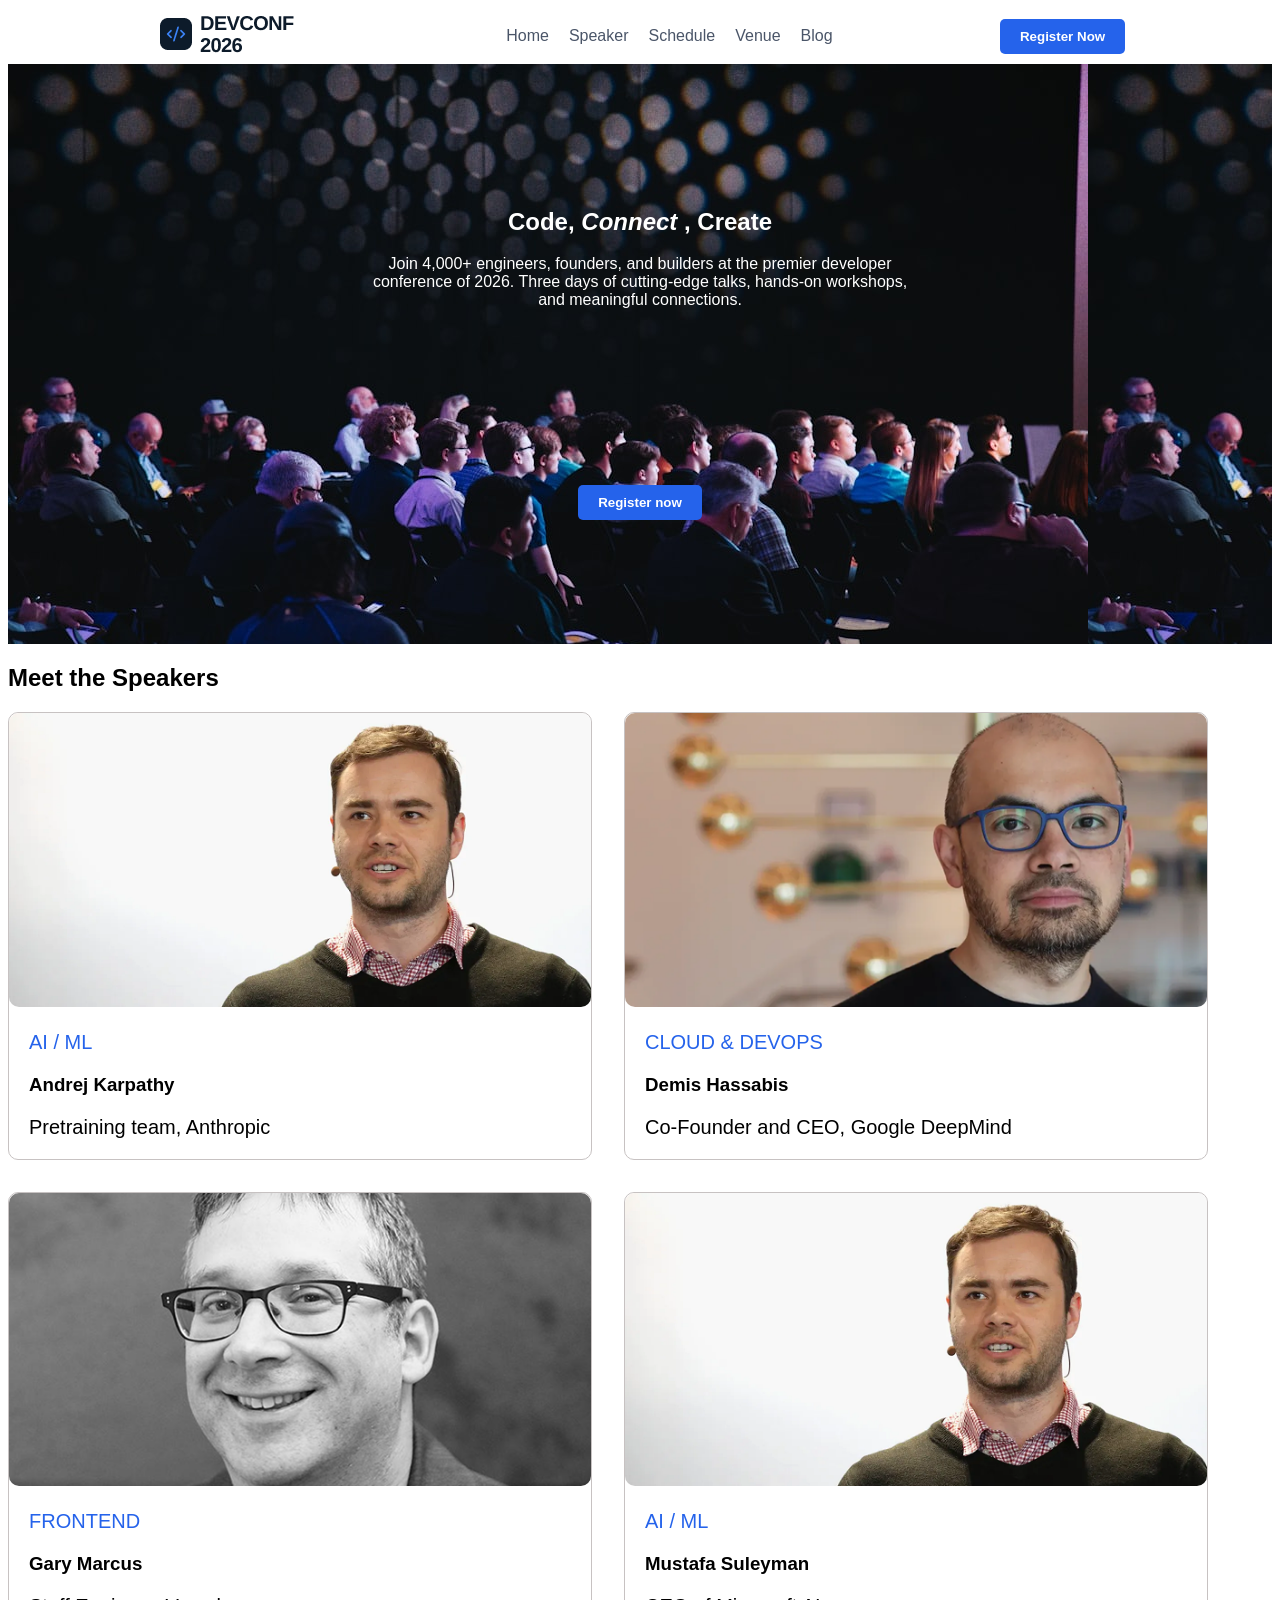
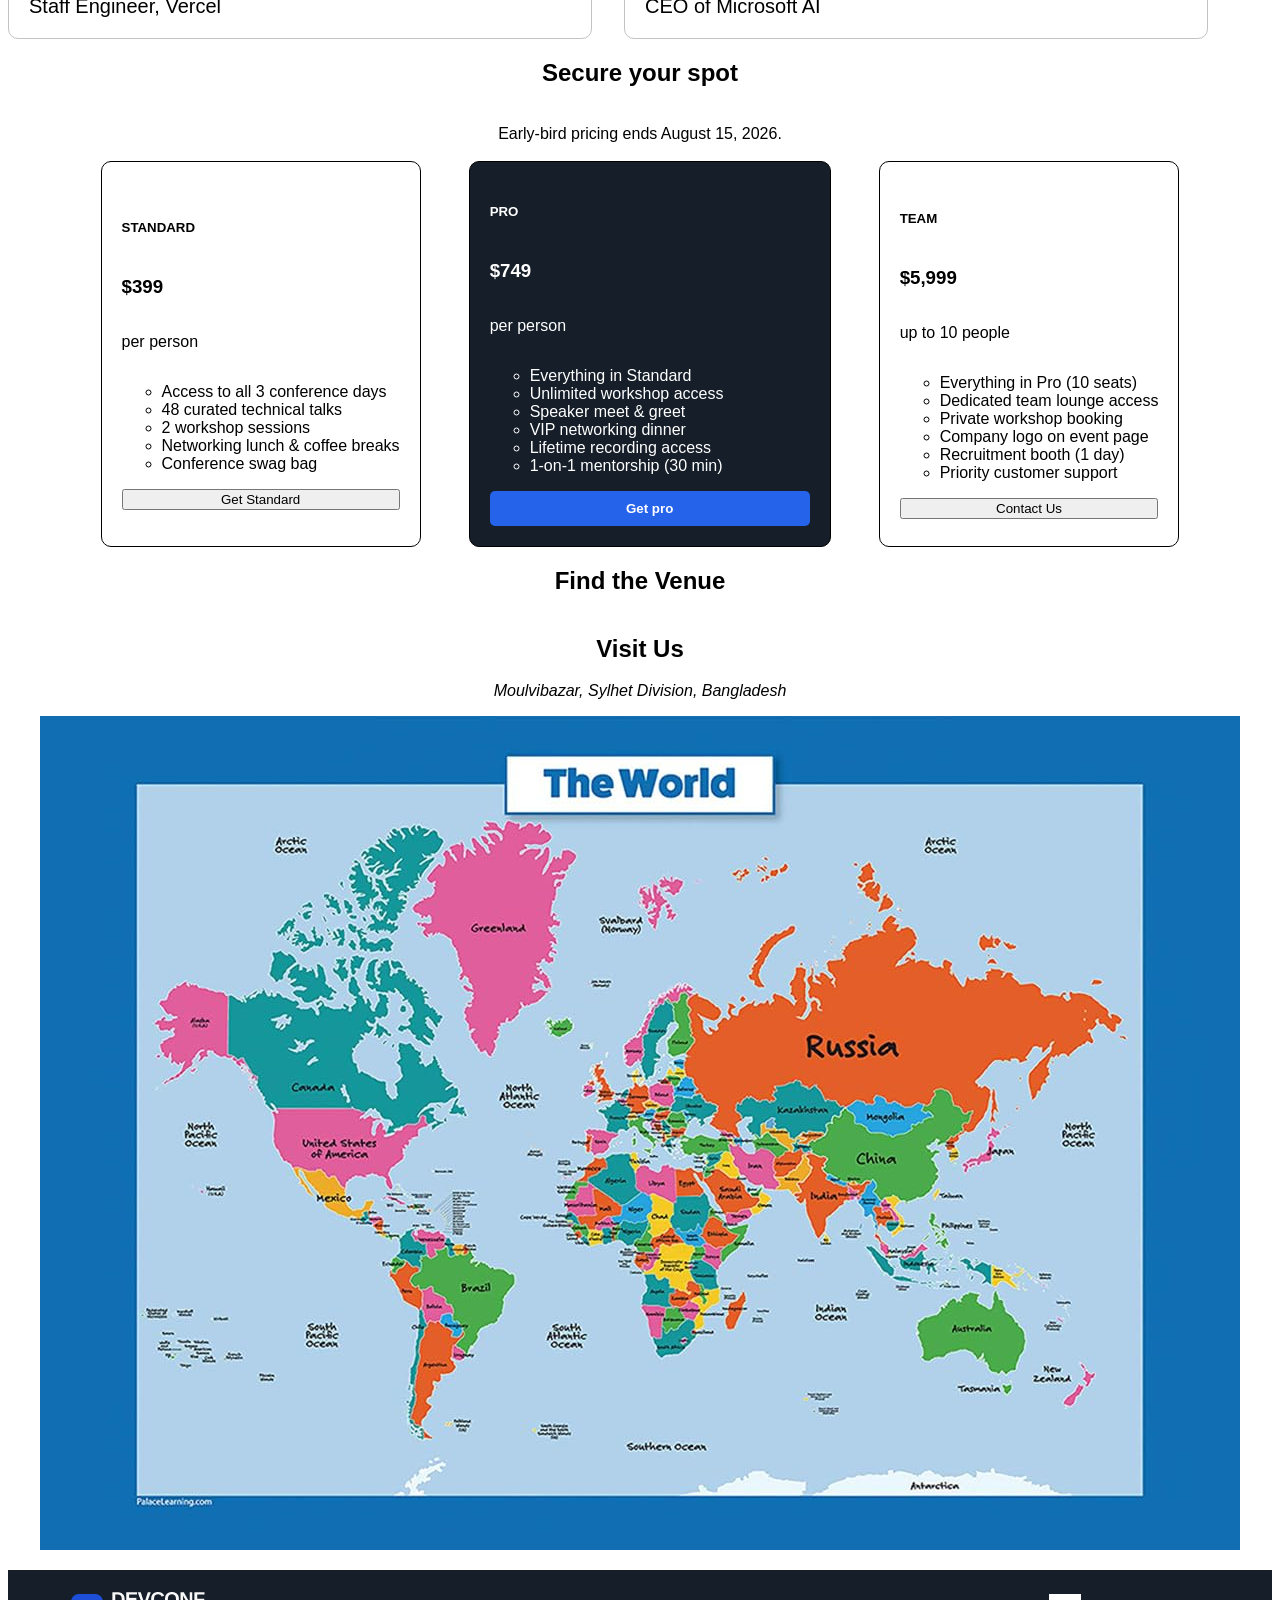
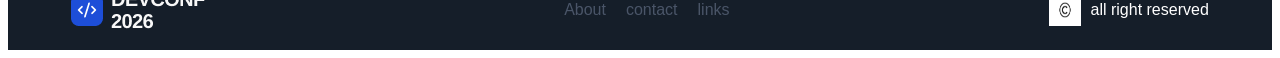
<file: index.html>
<!DOCTYPE html>
<html lang="en">

<head>
    <meta charset="UTF-8">
    <meta name="viewport" content="width=device-width, initial-scale=1.0">
    <title>Assignment 1</title>
    <link rel="stylesheet" href="style.css">

</head>

<body>
    <nav class="nav">
        <div class="logo">
            <img src="assets/logo.png" alt="logo">
        </div>

        <ul class="navitems">
            <li><a href="index.html">Home</a></li>
            <li><a href="speaker.html">Speaker</a></li>
            <li><a href="schedule.html">Schedule</a></li>
            <li><a href="venue.html">Venue</a></li>
            <li><a href="blog.html">Blog</a></li>
        </ul>

        <button class="btn">Register Now</button>
    </nav>
    <main>
        <section class="herosection">
            <div class="herocontent">
                <h1>Code,
                    <span>Connect</span>
                    , Create
                </h1>
                <p>Join 4,000+ engineers, founders, and builders at the premier developer<br>
                    conference of 2026. Three days of cutting-edge talks, hands-on workshops,<br>
                    and meaningful connections.</p>
                <button class="btn" id="button">Register now</button>
            </div>
        </section>

        <section class="speaker">
            <h2>Meet the Speakers</h2>
            <div class="speakercard">
                <div class="speakergrid">
                    <img src="assets/andrej.png" alt="">
                    <article class="speakerinfo">
                        <p class="designation">AI / ML</p>
                        <h3>Andrej Karpathy</h3>
                        <p>Pretraining team, Anthropic</p>
                    </article>
                </div>

                <div class="speakergrid">
                    <img src="assets/demis.png" alt="">
                    <article class="speakerinfo">
                        <p class="designation">CLOUD & DEVOPS</p>
                        <h3>Demis Hassabis</h3>
                        <p>Co-Founder and CEO, Google DeepMind</p>
                    </article>
                </div>

                <div class="speakergrid">
                    <img src="assets/gary.png" alt="">
                    <article class="speakerinfo">
                        <p class="designation">FRONTEND</p>
                        <h3>Gary Marcus</h3>
                        <p>Staff Engineer, Vercel</p>
                    </article>
                </div>

                <div class="speakergrid">
                    <img src="assets/andrej.png" alt="">
                    <article class="speakerinfo">
                        <p class="designation">AI / ML</p>
                        <h3>Mustafa Suleyman</h3>
                        <p>CEO of Microsoft AI</p>
                    </article>
                </div>

            </div>

        </section>

        <section class="schedule">
            <h2>Secure your spot</h2>
            <p>Early-bird pricing ends August 15, 2026.</p>

            <div class="pricingcontainer">
                <div class="card">
                    <h5>STANDARD</h5>
                    <h3>$399</h3>
                    <p>per person</p>
                    <ul>
                        <li>Access to all 3 conference days</li>
                        <li>48 curated technical talks</li>
                        <li>2 workshop sessions</li>
                        <li>Networking lunch & coffee breaks</li>
                        <li>Conference swag bag</li>
                    </ul>

                    <button class="btn-outline">Get Standard</button>
                </div>

                <div id="mainbox" class="card">
                    <h5>PRO</h5>
                    <h3>$749</h3>
                    <p>per person</p>
                    <ul>
                        <li>Everything in Standard</li>
                        <li>Unlimited workshop access</li>
                        <li>Speaker meet & greet</li>
                        <li>VIP networking dinner</li>
                        <li>Lifetime recording access</li>
                        <li>1-on-1 mentorship (30 min)</li>
                    </ul>

                    <button class="btn">Get pro</button>

                </div>

                <div class="card">
                    <h5>TEAM</h5>
                    <h3>$5,999</h3>
                    <p>up to 10 people</p>
                    <ul>
                        <li>Everything in Pro (10 seats)</li>
                        <li>Dedicated team lounge access</li>
                        <li>Private workshop booking</li>
                        <li>Company logo on event page</li>
                        <li>Recruitment booth (1 day)</li>
                        <li>Priority customer support</li>
                    </ul>

                    <button class="btn-outline">Contact Us</button>
                </div>

            </div>

        </section>

        <section class="location">
            <h1>Find the Venue</h1>
            <h2>Visit Us</h2>
            <address>
                Moulvibazar, Sylhet Division, Bangladesh
            </address>
            <figure>
                <img src="assets/map.jpg" alt="Map showing our location in Moulvibazar">
            </figure>
        </section>
    </main>

    <footer class="footer">
        <div class="footer-container">
            <img src="assets/footer-logo.png" alt="Logo">

            <ul class="navitems">
                <li><a href="blog.html">About</a></li>
                <li><a href="schedule.html">contact</a></li>
                <li><a href="tracks.html">links</a></li>
            </ul>

            <div class="copyright">
                <img class="img" src="assets/images.jpg" alt="" srcset="copyright icon">
                <p>all right reserved</p>
            </div>

        </div>
    </footer>

</body>

</html>
</file>
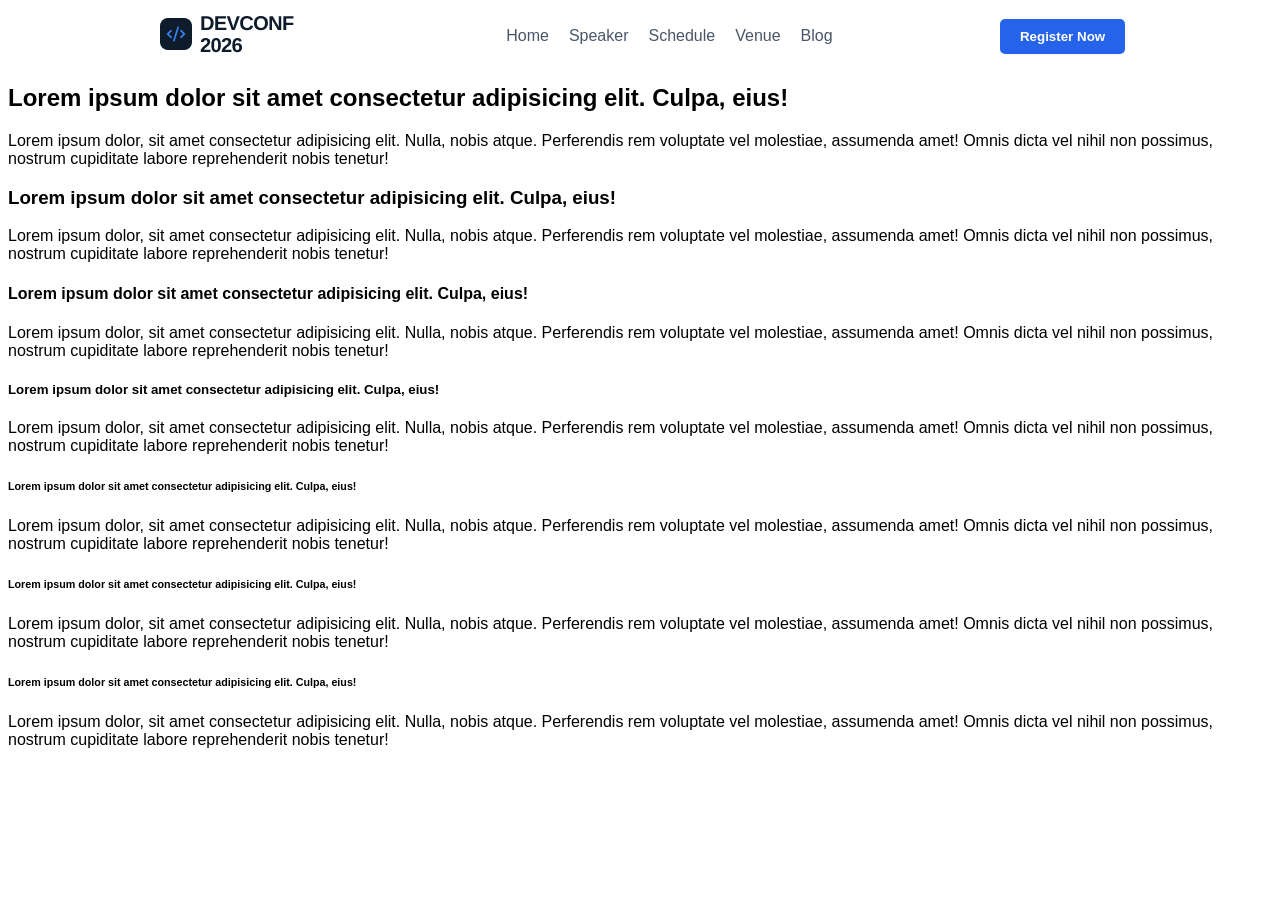
<file: blog.html>
<!DOCTYPE html>
<html lang="en">

<head>
    <meta charset="UTF-8">
    <meta name="viewport" content="width=device-width, initial-scale=1.0">
    <title>Blog</title>
    <link rel="stylesheet" href="style.css">
</head>

<body>
    <nav class="nav">
        <div class="logo">
            <img src="assets/logo.png" alt="logo">
        </div>

        <ul class="navitems">
            <li><a href="index.html">Home</a></li>
            <li><a href="speaker.html">Speaker</a></li>
            <li><a href="schedule.html">Schedule</a></li>
            <li><a href="venue.html">Venue</a></li>
            <li><a href="blog.html">Blog</a></li>
        </ul>

        <button class="btn">Register Now</button>
    </nav>
    <article>
        <h1>Lorem ipsum dolor sit amet consectetur adipisicing elit. Culpa, eius!</h1>
        <p>Lorem ipsum dolor, sit amet consectetur adipisicing elit. Nulla, nobis atque. Perferendis rem voluptate vel
            molestiae, assumenda amet! Omnis dicta vel nihil non possimus, nostrum cupiditate labore reprehenderit nobis
            tenetur!</p>
        <article>
            <h1>Lorem ipsum dolor sit amet consectetur adipisicing elit. Culpa, eius!</h1>
            <p>Lorem ipsum dolor, sit amet consectetur adipisicing elit. Nulla, nobis atque. Perferendis rem voluptate
                vel
                molestiae, assumenda amet! Omnis dicta vel nihil non possimus, nostrum cupiditate labore reprehenderit
                nobis
                tenetur!</p>
            <article>
                <h1>Lorem ipsum dolor sit amet consectetur adipisicing elit. Culpa, eius!</h1>
                <p>Lorem ipsum dolor, sit amet consectetur adipisicing elit. Nulla, nobis atque. Perferendis rem
                    voluptate vel
                    molestiae, assumenda amet! Omnis dicta vel nihil non possimus, nostrum cupiditate labore
                    reprehenderit nobis
                    tenetur!</p>
                <article>
                    <h1>Lorem ipsum dolor sit amet consectetur adipisicing elit. Culpa, eius!</h1>
                    <p>Lorem ipsum dolor, sit amet consectetur adipisicing elit. Nulla, nobis atque. Perferendis rem
                        voluptate vel
                        molestiae, assumenda amet! Omnis dicta vel nihil non possimus, nostrum cupiditate labore
                        reprehenderit nobis
                        tenetur!</p>
                    <article>
                        <h1>Lorem ipsum dolor sit amet consectetur adipisicing elit. Culpa, eius!</h1>
                        <p>Lorem ipsum dolor, sit amet consectetur adipisicing elit. Nulla, nobis atque. Perferendis rem
                            voluptate vel
                            molestiae, assumenda amet! Omnis dicta vel nihil non possimus, nostrum cupiditate labore
                            reprehenderit nobis
                            tenetur!</p>
                        <article>
                            <h1>Lorem ipsum dolor sit amet consectetur adipisicing elit. Culpa, eius!</h1>
                            <p>Lorem ipsum dolor, sit amet consectetur adipisicing elit. Nulla, nobis atque. Perferendis
                                rem voluptate vel
                                molestiae, assumenda amet! Omnis dicta vel nihil non possimus, nostrum cupiditate labore
                                reprehenderit nobis
                                tenetur!</p>
                            <article>
                                <h1>Lorem ipsum dolor sit amet consectetur adipisicing elit. Culpa, eius!</h1>
                                <p>Lorem ipsum dolor, sit amet consectetur adipisicing elit. Nulla, nobis atque.
                                    Perferendis rem voluptate vel
                                    molestiae, assumenda amet! Omnis dicta vel nihil non possimus, nostrum cupiditate
                                    labore reprehenderit nobis
                                    tenetur!</p>
                            </article>
</body>
</file>
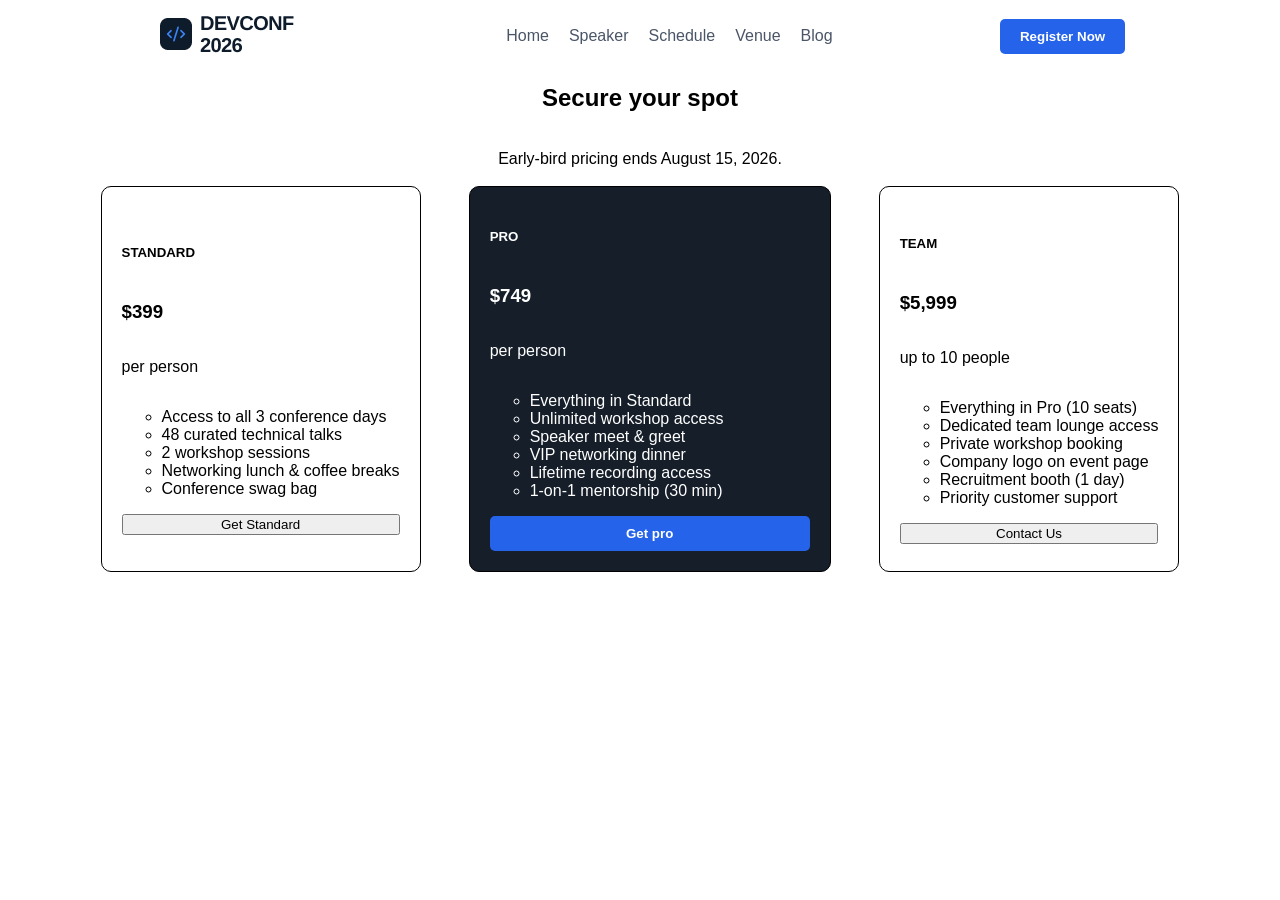
<file: schedule.html>
<!DOCTYPE html>
<html lang="en">

<head>
    <meta charset="UTF-8">
    <meta name="viewport" content="width=device-width, initial-scale=1.0">
    <title>schedule</title>
    <link rel="stylesheet" href="style.css">

</head>

<body>
    <nav class="nav">
        <div class="logo">
            <img src="assets/logo.png" alt="logo">
        </div>

        <ul class="navitems">
            <li><a href="index.html">Home</a></li>
            <li><a href="speaker.html">Speaker</a></li>
            <li><a href="schedule.html">Schedule</a></li>
            <li><a href="venue.html">Venue</a></li>
            <li><a href="blog.html">Blog</a></li>
        </ul>

        <button class="btn">Register Now</button>
    </nav>
    <section class="schedule">
        <h2>Secure your spot</h2>
        <p>Early-bird pricing ends August 15, 2026.</p>

        <div class="pricingcontainer">
            <div class="card">
                <h5>STANDARD</h5>
                <h3>$399</h3>
                <p>per person</p>
                <ul>
                    <li>Access to all 3 conference days</li>
                    <li>48 curated technical talks</li>
                    <li>2 workshop sessions</li>
                    <li>Networking lunch & coffee breaks</li>
                    <li>Conference swag bag</li>
                </ul>

                <button class="btn-outline">Get Standard</button>
            </div>

            <div id="mainbox" class="card">
                <h5>PRO</h5>
                <h3>$749</h3>
                <p>per person</p>
                <ul>
                    <li>Everything in Standard</li>
                    <li>Unlimited workshop access</li>
                    <li>Speaker meet & greet</li>
                    <li>VIP networking dinner</li>
                    <li>Lifetime recording access</li>
                    <li>1-on-1 mentorship (30 min)</li>
                </ul>

                <button class="btn">Get pro</button>

            </div>

            <div class="card">
                <h5>TEAM</h5>
                <h3>$5,999</h3>
                <p>up to 10 people</p>
                <ul>
                    <li>Everything in Pro (10 seats)</li>
                    <li>Dedicated team lounge access</li>
                    <li>Private workshop booking</li>
                    <li>Company logo on event page</li>
                    <li>Recruitment booth (1 day)</li>
                    <li>Priority customer support</li>
                </ul>

                <button class="btn-outline">Contact Us</button>
            </div>

        </div>

    </section>
</body>

</html>
</file>
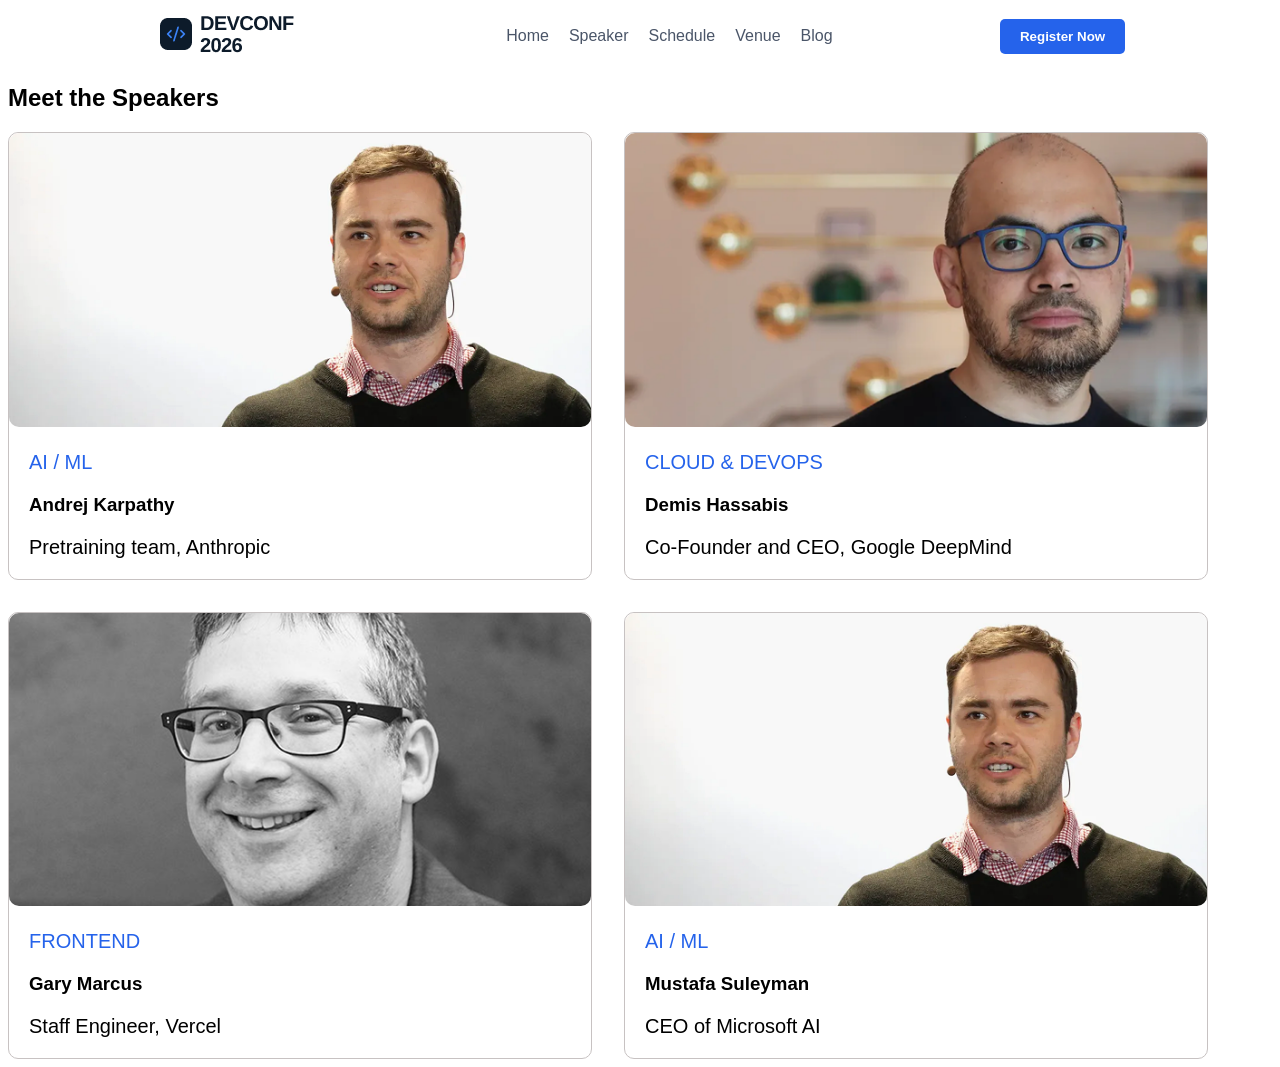
<file: speaker.html>
<!DOCTYPE html>
<html lang="en">

<head>
    <meta charset="UTF-8">
    <meta name="viewport" content="width=device-width, initial-scale=1.0">
    <title>speaker</title>
    <link rel="stylesheet" href="style.css">
</head>

<body>
    <nav class="nav">
        <div class="logo">
            <img src="assets/logo.png" alt="logo">
        </div>

        <ul class="navitems">
            <li><a href="index.html">Home</a></li>
            <li><a href="speaker.html">Speaker</a></li>
            <li><a href="schedule.html">Schedule</a></li>
            <li><a href="venue.html">Venue</a></li>
            <li><a href="blog.html">Blog</a></li>
        </ul>

        <button class="btn">Register Now</button>
    </nav>
    <section class="speaker">
        <h2>Meet the Speakers</h2>
        <div class="speakercard">
            <div class="speakergrid">
                <img src="assets/andrej.png" alt="">
                <article class="speakerinfo">
                    <p class="designation">AI / ML</p>
                    <h3>Andrej Karpathy</h3>
                    <p>Pretraining team, Anthropic</p>
                </article>
            </div>

            <div class="speakergrid">
                <img src="assets/demis.png" alt="">
                <article class="speakerinfo">
                    <p class="designation">CLOUD & DEVOPS</p>
                    <h3>Demis Hassabis</h3>
                    <p>Co-Founder and CEO, Google DeepMind</p>
                </article>
            </div>

            <div class="speakergrid">
                <img src="assets/gary.png" alt="">
                <article class="speakerinfo">
                    <p class="designation">FRONTEND</p>
                    <h3>Gary Marcus</h3>
                    <p>Staff Engineer, Vercel</p>
                </article>
            </div>

            <div class="speakergrid">
                <img src="assets/andrej.png" alt="">
                <article class="speakerinfo">
                    <p class="designation">AI / ML</p>
                    <h3>Mustafa Suleyman</h3>
                    <p>CEO of Microsoft AI</p>
                </article>
            </div>

        </div>

    </section>
</body>

</html>
</file>
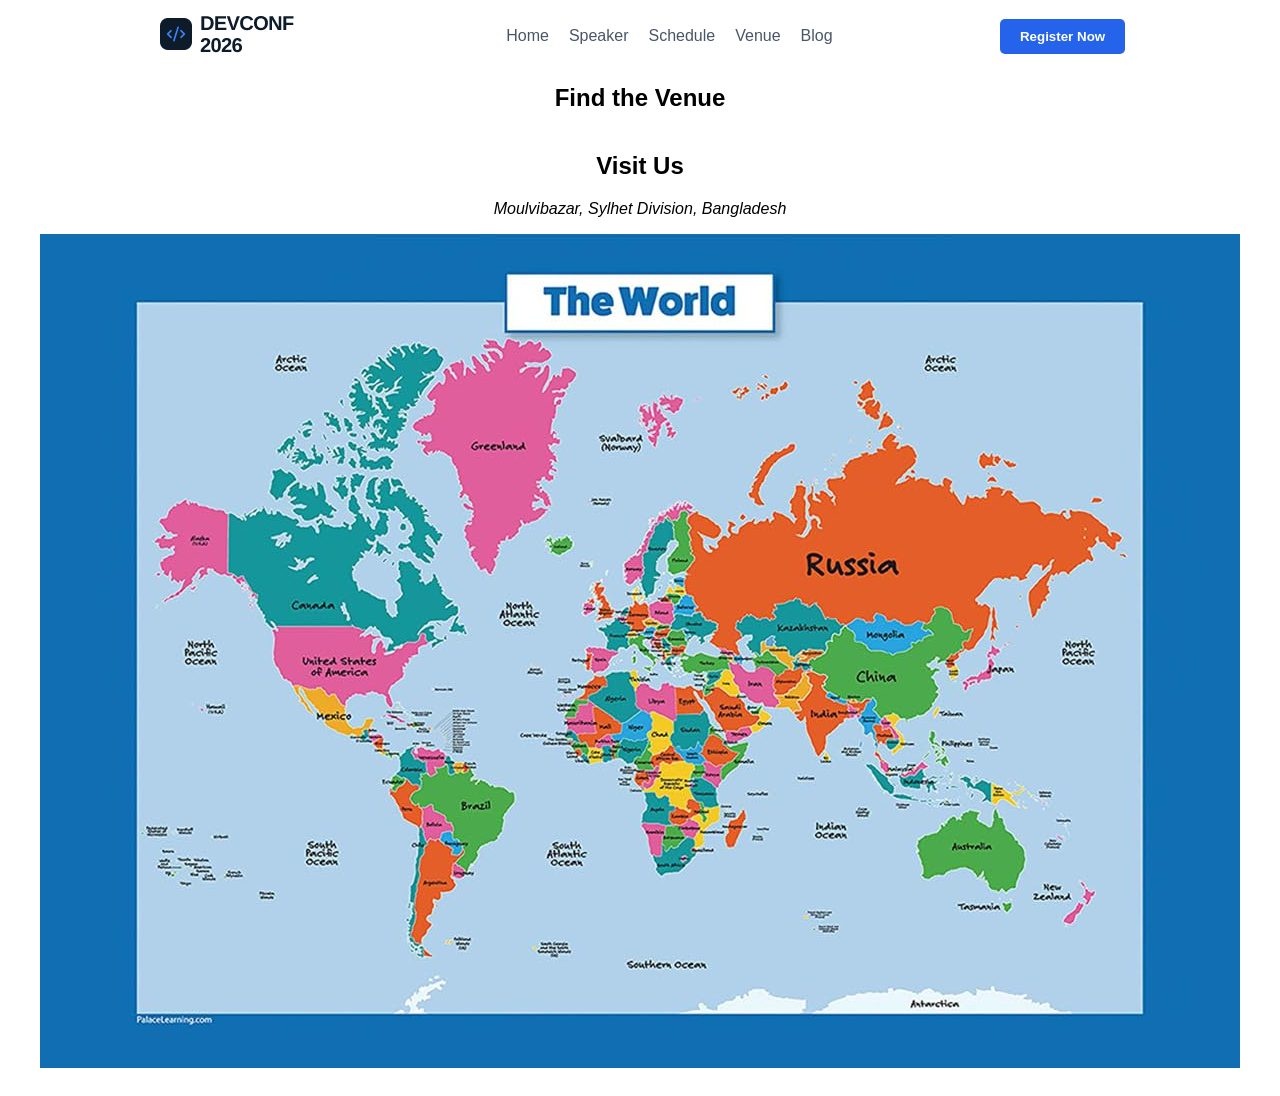
<file: tracks.html>
<!DOCTYPE html>
<html lang="en">

<head>
    <meta charset="UTF-8">
    <meta name="viewport" content="width=device-width, initial-scale=1.0">
    <title>venue</title>
    <link rel="stylesheet" href="style.css">
</head>

<body>
    <nav class="nav">
        <div class="logo">
            <img src="assets/logo.png" alt="logo">
        </div>

        <ul class="navitems">
            <li><a href="index.html">Home</a></li>
            <li><a href="speaker.html">Speaker</a></li>
            <li><a href="schedule.html">Schedule</a></li>
            <li><a href="venue.html">Venue</a></li>
            <li><a href="blog.html">Blog</a></li>
        </ul>

        <button class="btn">Register Now</button>
    </nav>
    <section class="location">
        <h1>Find the Venue</h1>
        <h2>Visit Us</h2>
        <address>
            Moulvibazar, Sylhet Division, Bangladesh
        </address>
        <figure>
            <img src="assets/map.jpg" alt="Map showing our location in Moulvibazar">
        </figure>
    </section>
</body>

</html>
</file>
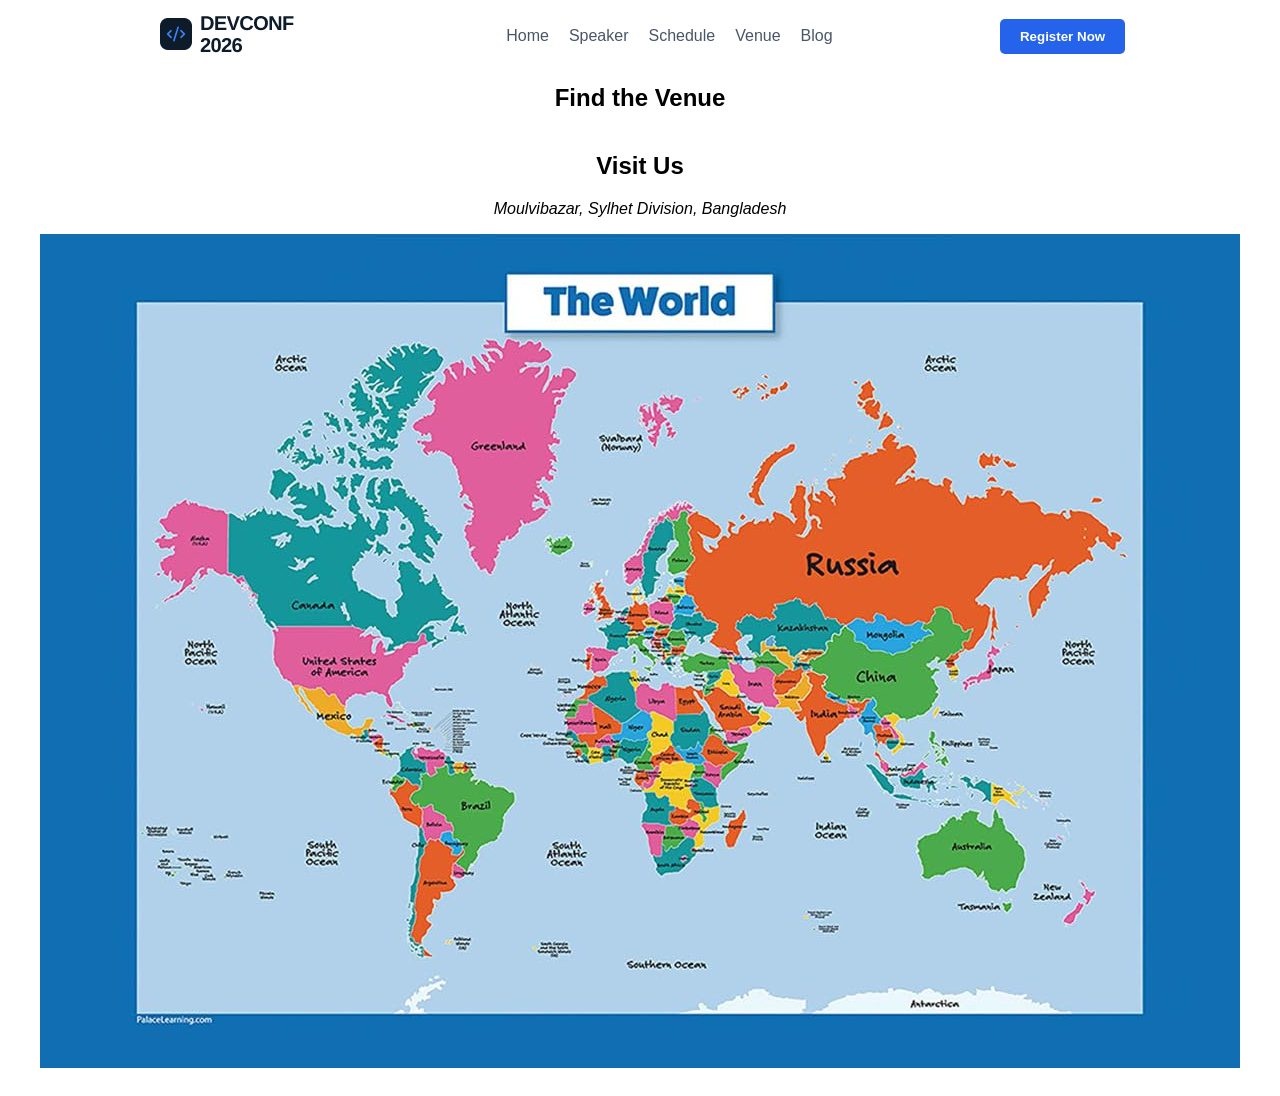
<file: venue.html>
<!DOCTYPE html>
<html lang="en">

<head>
    <meta charset="UTF-8">
    <meta name="viewport" content="width=device-width, initial-scale=1.0">
    <title>venue</title>
    <link rel="stylesheet" href="style.css">
</head>

<body>
    <nav class="nav">
        <div class="logo">
            <img src="../assets/logo.png" alt="logo">
        </div>

        <ul class="navitems">
            <li><a href="index.html">Home</a></li>
            <li><a href="speaker.html">Speaker</a></li>
            <li><a href="schedule.html">Schedule</a></li>
            <li><a href="venue.html">Venue</a></li>
            <li><a href="blog.html">Blog</a></li>
        </ul>

        <button class="btn">Register Now</button>
    </nav>
    <section class="location">
        <h1>Find the Venue</h1>
        <h2>Visit Us</h2>
        <address>
            Moulvibazar, Sylhet Division, Bangladesh
        </address>
        <figure>
            <img src="../assets/map.jpg" alt="Map showing our location in Moulvibazar">
        </figure>
    </section>
</body>

</html>
</file>
<file: style.css>
body {
    font-family: sans-serif;
}

.nav {
    display: flex;
    align-items: center;
    justify-content: space-around;
    padding: 20px 5%;
    height: 1rem;
    position: sticky;
    top: 0;
    background-color: white;
}

.logo img {
    margin: 5px;
}

.navitems {
    list-style: none;
    display: flex;
    gap: 20px;
}

.navitems li a {
    text-decoration: none;
    color: #4a5568;
    font-weight: 400;
}

.navitems li a:hover {
    color: #2563eb;
    text-shadow: 0 4px 10px rgb(169, 169, 229);

}

.btn {
    background-color: #2563eb;
    ;
    color: white;
    padding: 10px 20px;
    border-radius: 5px;
    font-weight: bold;
    border: none;
}

.btn:hover {
    box-shadow: 0 4px 10px rgb(169, 169, 229);
}

.herosection {
    background-image: url(assets/banner.jpg);
    position: relative;
    height: 30rem;
    display: flex;
    flex-direction: column;
    padding: 50px 20px;
    align-items: center;
    justify-content: space-around;
    text-align: center;
    color: white;
}

.herocontent h1 span {
    font-style: italic;
}

#button {
    margin-top: 10rem;
}

.speakercard {
    display: grid;
    grid-template-columns: repeat(2, 1fr);
    gap: 2rem;
    justify-content: center;
    align-items: center;
    text-align: left;
    max-width: 1200px;
}

.speakergrid {
    border: 1px solid rgb(199, 194, 194);
    border-radius: 10px;
}

.speakergrid p {
    font-size: 20px;
}

.speakergrid img {
    border-radius: 10px;
    width: 100%;
}

.designation {
    color: #2563eb;
    font-size: 10px;
}

.speakerinfo {
    padding-left: 20px;
    gap: 2px;
}

.schedule {
    display: flex;
    flex-direction: column;
    align-items: center;
    width: 100%;
    gap: 2px;
}

.pricingcontainer {
    display: flex;
    justify-content: center;
    align-items: left;
    gap: 3rem;
    width: 80rem;
}

.card {
    display: flex;
    flex-direction: column;
    align-items: left;
    justify-content: center;
    border: 1px solid black;
    border-radius: 10px;
    padding: 20px 20px;
}

#mainbox {
    background-color: #151e29;
    color: white;
    width: 20rem;
}

btn-outline {
    border: 1px solid #151e29;
    border-radius: 10;
    padding: 20px 20px;
    color: #2563eb;
}

.schedule li {
    list-style-type: circle;
}

.location {
    display: flex;
    flex-direction: column;
    justify-content: center;
    align-items: center;
}

.footer {
    background-color: #151e29;
    color: white;
    padding: 0 5%;
}

.footer-container {
    display: flex;
    justify-content: space-between;
    align-items: center;
    height: 5rem;
}

.copyright {
    display: flex;
    align-items: center;
    gap: 10px;
}

.img {
    width: 2rem;
    height: 2rem;
}
</file>
